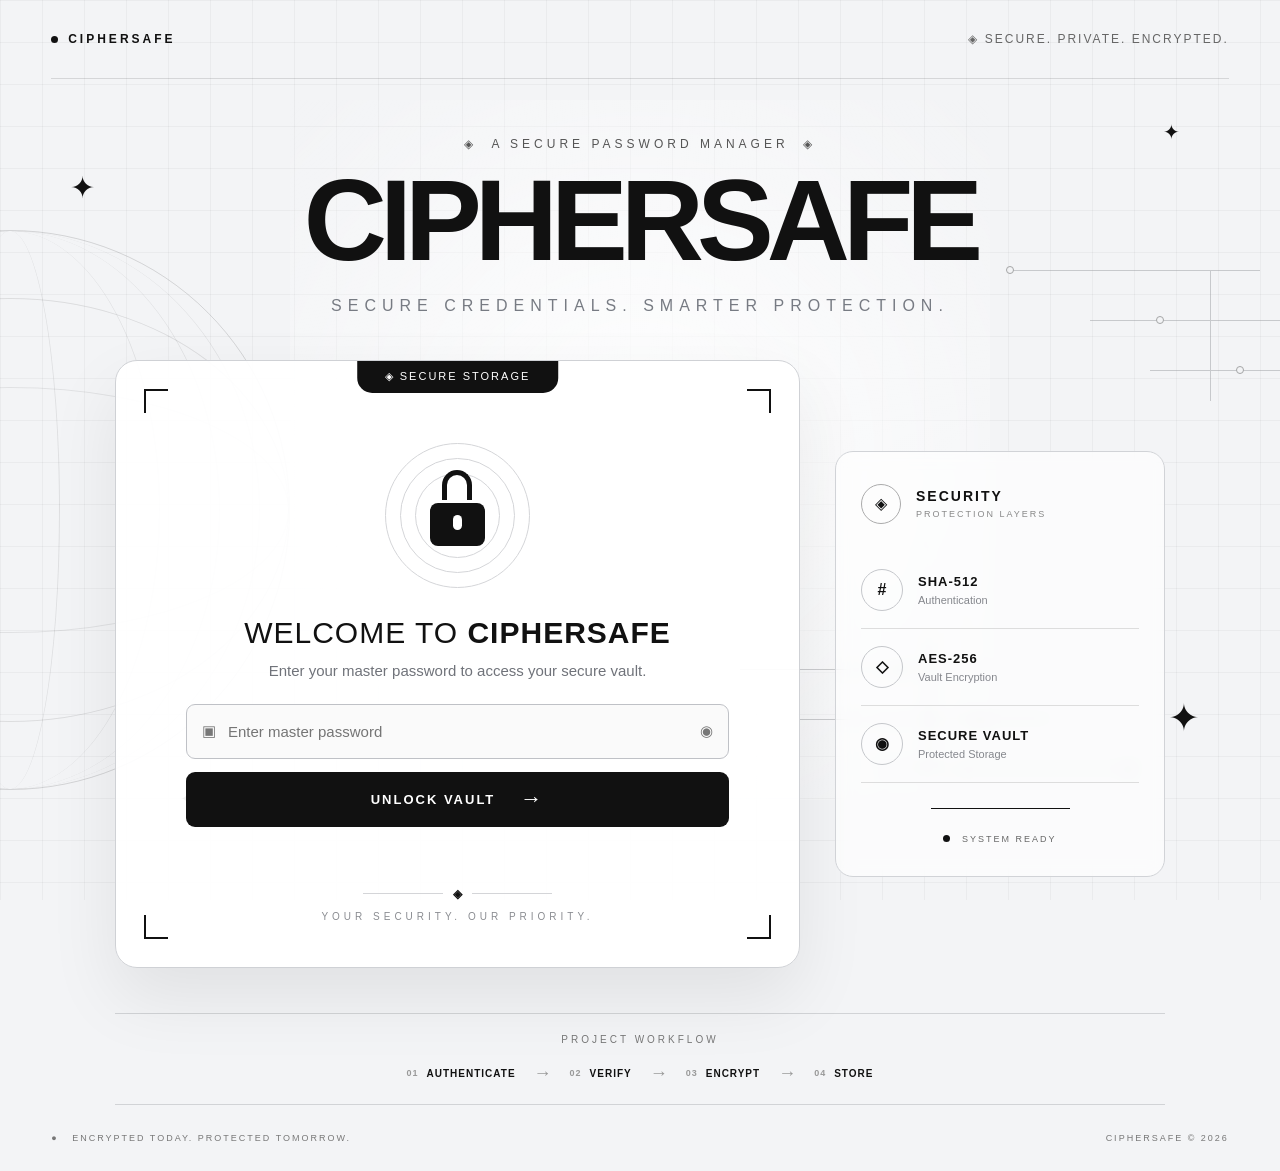
<file: CipherSafe/index.html>
<!DOCTYPE html>
<html lang="en">

<head>

    <meta charset="UTF-8">

    <meta
        name="viewport"
        content="width=device-width, initial-scale=1.0"
    >

    <title>CipherSafe | Secure Password Manager</title>

    <link
        rel="stylesheet"
        href="style.css"
    >

</head>


<body>


    <!-- =========================================
         BACKGROUND DECORATIONS
         ========================================= -->

    <div class="grid-background"></div>


    <div class="globe">

        <div class="globe-line line-1"></div>
        <div class="globe-line line-2"></div>
        <div class="globe-line line-3"></div>
        <div class="globe-line line-4"></div>

    </div>


    <div class="circuit circuit-one">

        <span></span>
        <span></span>
        <span></span>

    </div>


    <div class="circuit circuit-two">

        <span></span>
        <span></span>
        <span></span>

    </div>


    <div class="spark spark-one">✦</div>
    <div class="spark spark-two">✦</div>
    <div class="spark spark-three">✦</div>
    <div class="spark spark-four">✦</div>



    <!-- =========================================
         MAIN WEBSITE
         ========================================= -->

    <div class="website">


        <!-- =====================================
             TOP BAR
             ===================================== -->

        <header class="top-bar">

            <div class="brand-small">

                <span class="brand-dot"></span>

                CIPHERSAFE

            </div>


            <div class="top-security">

                <span>◈</span>

                SECURE. PRIVATE. ENCRYPTED.

            </div>

        </header>



        <!-- =====================================
             HERO
             ===================================== -->

        <section class="hero">

            <div class="eyebrow">

                <span>◈</span>

                A SECURE PASSWORD MANAGER

                <span>◈</span>

            </div>


            <h1>CIPHERSAFE</h1>


            <p class="tagline">

                SECURE CREDENTIALS. SMARTER PROTECTION.

            </p>

        </section>



        <!-- =====================================
             LOGIN + SECURITY
             ===================================== -->

        <main class="main-content">


            <!-- LOGIN PANEL -->

            <section class="vault-panel">


                <div class="panel-label">

                    <span>◈</span>

                    SECURE STORAGE

                </div>



                <!-- Decorative corners -->

                <div class="corner top-left"></div>

                <div class="corner top-right"></div>

                <div class="corner bottom-left"></div>

                <div class="corner bottom-right"></div>



                <!-- Lock -->

                <div class="lock-container">

                    <div class="lock-ring ring-one"></div>

                    <div class="lock-ring ring-two"></div>

                    <div class="lock-ring ring-three"></div>


                    <div class="lock">

                        <div class="lock-shackle"></div>

                        <div class="lock-body">

                            <div class="keyhole"></div>

                        </div>

                    </div>

                </div>



                <h2>

                    WELCOME TO

                    <strong>CIPHERSAFE</strong>

                </h2>



                <p class="login-description">

                    Enter your master password to access your secure vault.

                </p>



                <!-- Password -->

                <div class="input-container">

                    <span class="input-icon">▣</span>


                    <input
                        type="password"
                        id="masterPassword"
                        placeholder="Enter master password"
                    >


                    <button
                        class="show-password"
                        id="showPassword"
                        type="button"
                    >

                        ◉

                    </button>

                </div>



                <!-- Unlock -->

                <button
                    id="loginBtn"
                    class="unlock-button"
                >

                    <span>UNLOCK VAULT</span>

                    <span class="arrow">→</span>

                </button>



                <!-- Message -->

                <p id="message"></p>



                <!-- Bottom -->

                <div class="panel-footer">

                    <span></span>

                    <b>◈</b>

                    <span></span>

                </div>


                <div class="security-caption">

                    YOUR SECURITY. OUR PRIORITY.

                </div>


            </section>



            <!-- SECURITY PANEL -->

            <aside class="security-panel">


                <div class="security-title">

                    <span class="security-icon">
                        ◈
                    </span>


                    <div>

                        <h3>SECURITY</h3>

                        <p>
                            PROTECTION LAYERS
                        </p>

                    </div>

                </div>



                <!-- SHA -->

                <div class="security-item">

                    <div class="security-circle">
                        #
                    </div>


                    <div>

                        <h4>SHA-512</h4>

                        <p>
                            Authentication
                        </p>

                    </div>

                </div>



                <!-- AES -->

                <div class="security-item">

                    <div class="security-circle">
                        ◇
                    </div>


                    <div>

                        <h4>AES-256</h4>

                        <p>
                            Vault Encryption
                        </p>

                    </div>

                </div>



                <!-- Storage -->

                <div class="security-item">

                    <div class="security-circle">
                        ◉
                    </div>


                    <div>

                        <h4>SECURE VAULT</h4>

                        <p>
                            Protected Storage
                        </p>

                    </div>

                </div>



                <div class="security-line"></div>



                <div class="security-status">

                    <span class="status-dot"></span>

                    SYSTEM READY

                </div>


            </aside>


        </main>



        <!-- =====================================
             WORKFLOW
             ===================================== -->

        <section class="workflow">

            <div class="workflow-title">

                <span>
                    PROJECT WORKFLOW
                </span>

            </div>


            <div class="workflow-items">


                <div class="workflow-item">

                    <span>01</span>

                    AUTHENTICATE

                </div>


                <div class="workflow-arrow">
                    →
                </div>


                <div class="workflow-item">

                    <span>02</span>

                    VERIFY

                </div>


                <div class="workflow-arrow">
                    →
                </div>


                <div class="workflow-item">

                    <span>03</span>

                    ENCRYPT

                </div>


                <div class="workflow-arrow">
                    →
                </div>


                <div class="workflow-item">

                    <span>04</span>

                    STORE

                </div>


            </div>

        </section>



        <!-- =====================================
             FOOTER
             ===================================== -->

        <footer>

            <div>

                ● &nbsp;

                ENCRYPTED TODAY. PROTECTED TOMORROW.

            </div>


            <div>

                CIPHERSAFE © 2026

            </div>

        </footer>



        <!-- =====================================
             SECURE VAULT DASHBOARD
             ===================================== -->

        <section
            id="vaultDashboard"
            class="vault-dashboard"
        >


            <!-- Vault Header -->

            <div class="vault-header">


                <div>

                    <p class="vault-eyebrow">

                        CIPHERSAFE / SECURE STORAGE

                    </p>


                    <h2>
                        YOUR SECURE VAULT
                    </h2>


                    <p>

                        Protected credentials stored inside your vault.

                    </p>

                </div>



                <button
                    id="lockVault"
                    class="lock-button"
                >

                    🔒 LOCK VAULT

                </button>


            </div>



            <!-- Search + Add -->

            <div class="vault-actions">


                <div class="search-box">

                    🔍


                    <input
                        type="text"
                        id="searchInput"
                        placeholder="Search credentials..."
                    >

                </div>



                <button
                    id="addCredentialBtn"
                    class="add-button"
                >

                    + ADD CREDENTIAL

                </button>


            </div>



            <!-- Credential Cards -->

            <div
                id="credentialList"
                class="credential-list"
            ></div>



            <!-- Add Credential Form -->

            <div
                id="credentialForm"
                class="credential-form"
            >


                <div class="form-header">


                    <h3>
                        ADD CREDENTIAL
                    </h3>


                    <button
                        id="closeForm"
                        type="button"
                    >

                        ×

                    </button>


                </div>



                <input
                    type="text"
                    id="websiteInput"
                    placeholder="Website / App"
                >


                <input
                    type="text"
                    id="usernameInput"
                    placeholder="Username / Email"
                >


                <input
                    type="password"
                    id="credentialPasswordInput"
                    placeholder="Password"
                >


                <button
                    id="saveCredential"
                    class="save-button"
                    type="button"
                >

                    SAVE CREDENTIAL →

                </button>


            </div>



            <!-- Security Information -->

            <div class="vault-security">


                <div>

                    <strong>
                        SHA-512
                    </strong>

                    <span>
                        AUTHENTICATION
                    </span>

                </div>



                <div>

                    <strong>
                        AES-256
                    </strong>

                    <span>
                        ENCRYPTION
                    </span>

                </div>



                <div>

                    <strong>
                        SECURE VAULT
                    </strong>

                    <span>
                        PROTECTED STORAGE
                    </span>

                </div>


            </div>


        </section>


    </div>



    <!-- JAVASCRIPT -->

    <script src="script.js"></script>


</body>

</html>
</file>
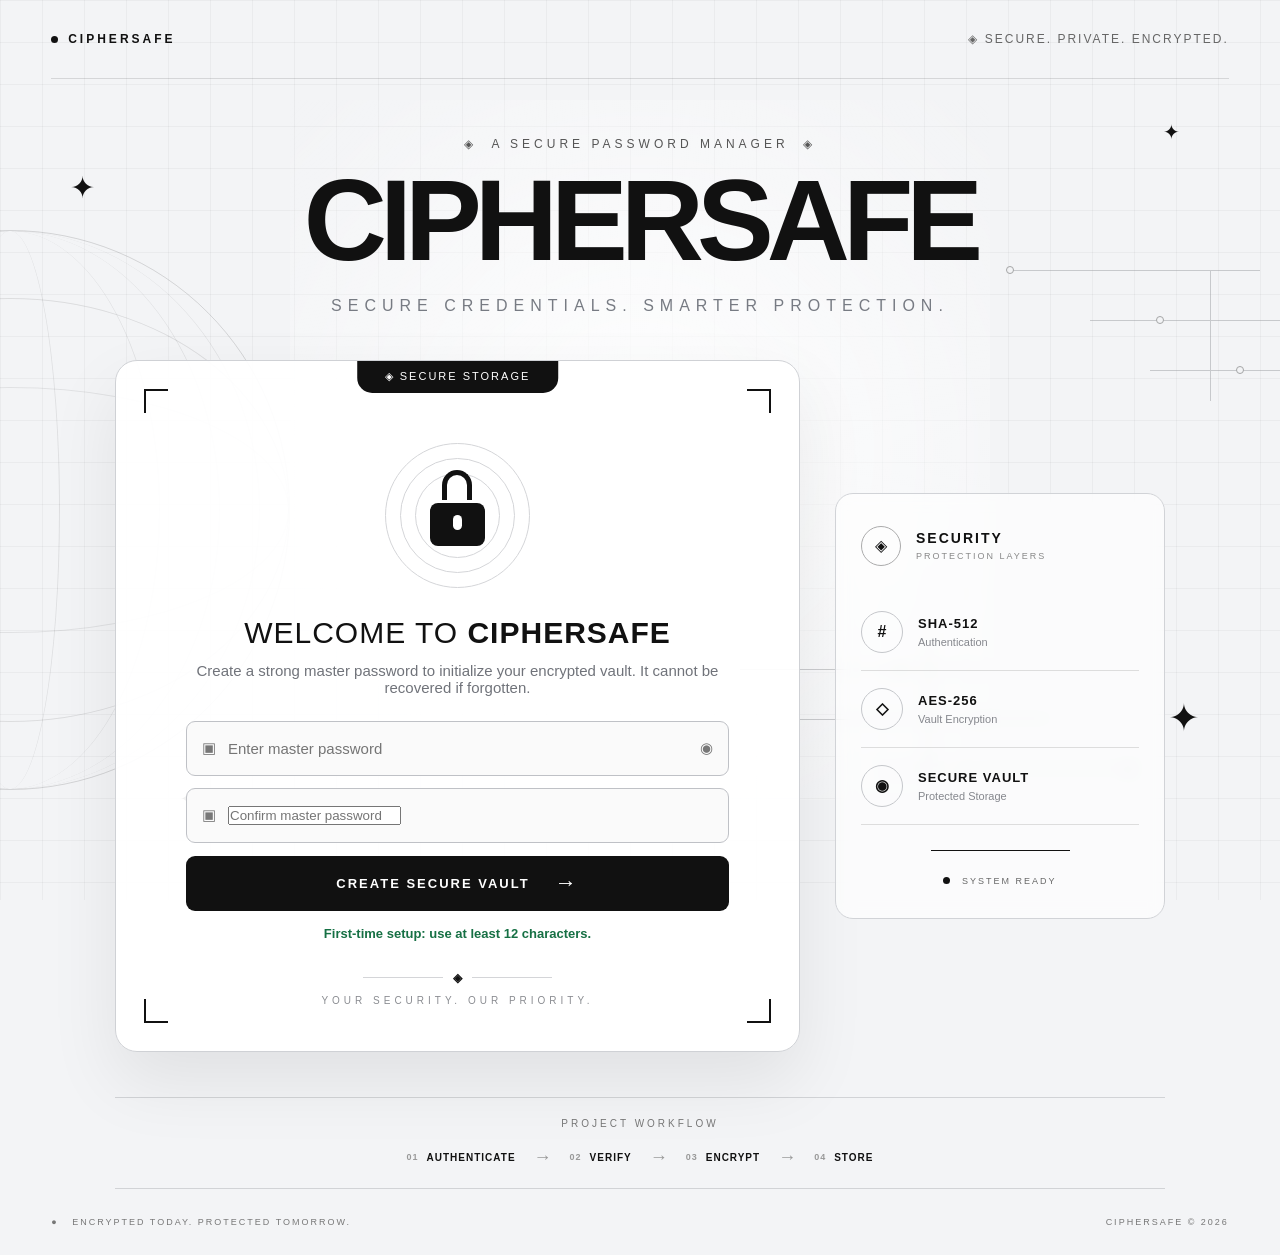
<file: CipherSafe_Improved/index.html>
<!DOCTYPE html>
<html lang="en">

<head>

    <meta charset="UTF-8">

    <meta
        name="viewport"
        content="width=device-width, initial-scale=1.0"
    >

    <title>CipherSafe | Secure Password Manager</title>

    <link
        rel="stylesheet"
        href="style.css"
    >

</head>


<body>


    <!-- =========================================
         BACKGROUND DECORATIONS
         ========================================= -->

    <div class="grid-background"></div>


    <div class="globe">

        <div class="globe-line line-1"></div>
        <div class="globe-line line-2"></div>
        <div class="globe-line line-3"></div>
        <div class="globe-line line-4"></div>

    </div>


    <div class="circuit circuit-one">

        <span></span>
        <span></span>
        <span></span>

    </div>


    <div class="circuit circuit-two">

        <span></span>
        <span></span>
        <span></span>

    </div>


    <div class="spark spark-one">✦</div>
    <div class="spark spark-two">✦</div>
    <div class="spark spark-three">✦</div>
    <div class="spark spark-four">✦</div>



    <!-- =========================================
         MAIN WEBSITE
         ========================================= -->

    <div class="website">


        <!-- =====================================
             TOP BAR
             ===================================== -->

        <header class="top-bar">

            <div class="brand-small">

                <span class="brand-dot"></span>

                CIPHERSAFE

            </div>


            <div class="top-security">

                <span>◈</span>

                SECURE. PRIVATE. ENCRYPTED.

            </div>

        </header>



        <!-- =====================================
             HERO
             ===================================== -->

        <section class="hero">

            <div class="eyebrow">

                <span>◈</span>

                A SECURE PASSWORD MANAGER

                <span>◈</span>

            </div>


            <h1>CIPHERSAFE</h1>


            <p class="tagline">

                SECURE CREDENTIALS. SMARTER PROTECTION.

            </p>

        </section>



        <!-- =====================================
             LOGIN + SECURITY
             ===================================== -->

        <main class="main-content">


            <!-- LOGIN PANEL -->

            <section class="vault-panel">


                <div class="panel-label">

                    <span>◈</span>

                    SECURE STORAGE

                </div>



                <!-- Decorative corners -->

                <div class="corner top-left"></div>

                <div class="corner top-right"></div>

                <div class="corner bottom-left"></div>

                <div class="corner bottom-right"></div>



                <!-- Lock -->

                <div class="lock-container">

                    <div class="lock-ring ring-one"></div>

                    <div class="lock-ring ring-two"></div>

                    <div class="lock-ring ring-three"></div>


                    <div class="lock">

                        <div class="lock-shackle"></div>

                        <div class="lock-body">

                            <div class="keyhole"></div>

                        </div>

                    </div>

                </div>



                <h2>

                    WELCOME TO

                    <strong>CIPHERSAFE</strong>

                </h2>



                <p class="login-description" id="loginDescription">
                    Create a strong master password to initialize your encrypted vault.
                </p>



                <!-- Password -->

                <div class="input-container">

                    <span class="input-icon">▣</span>


                    <input
                        type="password"
                        id="masterPassword"
                        placeholder="Enter master password"
                        autocomplete="current-password"
                    >


                    <button
                        class="show-password"
                        id="showPassword"
                        type="button"
                    >

                        ◉

                    </button>

                </div>

                <div class="input-container" id="confirmPasswordContainer" style="display:none; margin-top:12px;">
                    <span class="input-icon">▣</span>
                    <input type="password" id="confirmPassword" placeholder="Confirm master password" autocomplete="new-password">
                </div>

                <!-- Unlock -->

                <button
                    id="loginBtn"
                    class="unlock-button"
                >

                    <span>UNLOCK VAULT</span>

                    <span class="arrow">→</span>

                </button>



                <!-- Message -->

                <p id="message"></p>



                <!-- Bottom -->

                <div class="panel-footer">

                    <span></span>

                    <b>◈</b>

                    <span></span>

                </div>


                <div class="security-caption">

                    YOUR SECURITY. OUR PRIORITY.

                </div>


            </section>



            <!-- SECURITY PANEL -->

            <aside class="security-panel">


                <div class="security-title">

                    <span class="security-icon">
                        ◈
                    </span>


                    <div>

                        <h3>SECURITY</h3>

                        <p>
                            PROTECTION LAYERS
                        </p>

                    </div>

                </div>



                <!-- SHA -->

                <div class="security-item">

                    <div class="security-circle">
                        #
                    </div>


                    <div>

                        <h4>SHA-512</h4>

                        <p>
                            Authentication
                        </p>

                    </div>

                </div>



                <!-- AES -->

                <div class="security-item">

                    <div class="security-circle">
                        ◇
                    </div>


                    <div>

                        <h4>AES-256</h4>

                        <p>
                            Vault Encryption
                        </p>

                    </div>

                </div>



                <!-- Storage -->

                <div class="security-item">

                    <div class="security-circle">
                        ◉
                    </div>


                    <div>

                        <h4>SECURE VAULT</h4>

                        <p>
                            Protected Storage
                        </p>

                    </div>

                </div>



                <div class="security-line"></div>



                <div class="security-status">

                    <span class="status-dot"></span>

                    SYSTEM READY

                </div>


            </aside>


        </main>



        <!-- =====================================
             WORKFLOW
             ===================================== -->

        <section class="workflow">

            <div class="workflow-title">

                <span>
                    PROJECT WORKFLOW
                </span>

            </div>


            <div class="workflow-items">


                <div class="workflow-item">

                    <span>01</span>

                    AUTHENTICATE

                </div>


                <div class="workflow-arrow">
                    →
                </div>


                <div class="workflow-item">

                    <span>02</span>

                    VERIFY

                </div>


                <div class="workflow-arrow">
                    →
                </div>


                <div class="workflow-item">

                    <span>03</span>

                    ENCRYPT

                </div>


                <div class="workflow-arrow">
                    →
                </div>


                <div class="workflow-item">

                    <span>04</span>

                    STORE

                </div>


            </div>

        </section>



        <!-- =====================================
             FOOTER
             ===================================== -->

        <footer>

            <div>

                ● &nbsp;

                ENCRYPTED TODAY. PROTECTED TOMORROW.

            </div>


            <div>

                CIPHERSAFE © 2026

            </div>

        </footer>



        <!-- =====================================
             SECURE VAULT DASHBOARD
             ===================================== -->

        <section
            id="vaultDashboard"
            class="vault-dashboard"
        >


            <!-- Vault Header -->

            <div class="vault-header">


                <div>

                    <p class="vault-eyebrow">

                        CIPHERSAFE / SECURE STORAGE

                    </p>


                    <h2>
                        YOUR SECURE VAULT
                    </h2>


                    <p>

                        Protected credentials stored inside your vault.

                    </p>

                </div>



                <button
                    id="lockVault"
                    class="lock-button"
                >

                    🔒 LOCK VAULT

                </button>


            </div>



            <!-- Search + Add -->

            <div class="vault-actions">


                <div class="search-box">

                    🔍


                    <input
                        type="text"
                        id="searchInput"
                        placeholder="Search credentials..."
                    >

                </div>



                <button
                    id="addCredentialBtn"
                    class="add-button"
                >

                    + ADD CREDENTIAL

                </button>


            </div>



            <!-- Credential Cards -->

            <div
                id="credentialList"
                class="credential-list"
            ></div>



            <!-- Add Credential Form -->

            <div
                id="credentialForm"
                class="credential-form"
            >


                <div class="form-header">


                    <h3>
                        ADD CREDENTIAL
                    </h3>


                    <button
                        id="closeForm"
                        type="button"
                    >

                        ×

                    </button>


                </div>



                <input
                    type="text"
                    id="websiteInput"
                    placeholder="Website / App"
                >


                <input
                    type="text"
                    id="usernameInput"
                    placeholder="Username / Email"
                >


                <input
                    type="password"
                    id="credentialPasswordInput"
                    placeholder="Password"
                >


                <button
                    id="saveCredential"
                    class="save-button"
                    type="button"
                >

                    SAVE CREDENTIAL →

                </button>


            </div>



            <!-- Security Information -->

            <div class="vault-security">


                <div>

                    <strong>
                        SHA-512
                    </strong>

                    <span>
                        AUTHENTICATION
                    </span>

                </div>



                <div>

                    <strong>
                        AES-256
                    </strong>

                    <span>
                        ENCRYPTION
                    </span>

                </div>



                <div>

                    <strong>
                        SECURE VAULT
                    </strong>

                    <span>
                        PROTECTED STORAGE
                    </span>

                </div>


            </div>


        </section>


    </div>



    <!-- JAVASCRIPT -->

    <script src="script.js"></script>


</body>

</html>
</file>
<file: CipherSafe/style.css>
/* =========================================
   CIPHERSAFE
   FUTURISTIC MONOCHROME DESIGN
   ========================================= */


/* RESET */

* {
    box-sizing: border-box;
    margin: 0;
    padding: 0;
}


body {
    min-height: 100vh;

    font-family:
        Arial,
        Helvetica,
        sans-serif;

    color: #111;

    background: #f3f4f6;

    overflow-x: hidden;
}


/* =========================================
   BACKGROUND
   ========================================= */

.grid-background {

    position: fixed;

    inset: 0;

    z-index: -5;

    background-image:

        linear-gradient(
            rgba(0, 0, 0, 0.035) 1px,
            transparent 1px
        ),

        linear-gradient(
            90deg,
            rgba(0, 0, 0, 0.035) 1px,
            transparent 1px
        );

    background-size: 42px 42px;
}


/* soft central glow */

body::before {

    content: "";

    position: fixed;

    width: 700px;
    height: 700px;

    top: 100px;
    left: 50%;

    transform: translateX(-50%);

    background:
        radial-gradient(
            circle,
            rgba(255,255,255,0.95),
            rgba(255,255,255,0)
        );

    z-index: -4;

    pointer-events: none;
}


/* =========================================
   WIRE FRAME GLOBE
   ========================================= */

.globe {

    position: fixed;

    width: 560px;
    height: 560px;

    left: -270px;
    top: 230px;

    border: 1px solid rgba(0,0,0,0.18);

    border-radius: 50%;

    z-index: -3;

    opacity: 0.75;
}


/* horizontal globe lines */

.globe::before,
.globe::after {

    content: "";

    position: absolute;

    inset: 12% 0;

    border: 1px solid rgba(0,0,0,0.13);

    border-radius: 50%;
}


.globe::after {

    inset: 28% 0;

    border-color: rgba(0,0,0,0.10);
}


/* vertical globe lines */

.globe-line {

    position: absolute;

    top: 0;
    bottom: 0;

    left: 50%;

    width: 220px;

    transform: translateX(-50%);

    border-left: 1px solid rgba(0,0,0,0.11);

    border-right: 1px solid rgba(0,0,0,0.11);

    border-radius: 50%;
}


.line-1 {
    width: 100px;
}

.line-2 {
    width: 300px;
}

.line-3 {
    width: 420px;
}

.line-4 {
    width: 500px;
}


/* =========================================
   CIRCUIT LINES
   ========================================= */

.circuit {

    position: fixed;

    z-index: -2;

    opacity: 0.5;
}


.circuit-one {

    right: -30px;
    top: 220px;

    width: 350px;
    height: 220px;
}


.circuit-two {

    right: 100px;
    bottom: 80px;

    width: 280px;
    height: 150px;

    transform: rotate(180deg);
}


.circuit::before {

    content: "";

    position: absolute;

    width: 250px;
    height: 1px;

    background: #9b9da2;

    top: 50px;
    left: 50px;

    box-shadow:
        80px 50px 0 #9b9da2,
        140px 100px 0 #9b9da2;
}


.circuit::after {

    content: "";

    position: absolute;

    width: 130px;
    height: 130px;

    border-top: 1px solid #9b9da2;
    border-right: 1px solid #9b9da2;

    top: 50px;
    left: 120px;
}


.circuit span {

    position: absolute;

    width: 8px;
    height: 8px;

    border: 1px solid #555;

    background: #f3f4f6;

    border-radius: 50%;
}


.circuit span:nth-child(1) {
    top: 46px;
    left: 46px;
}


.circuit span:nth-child(2) {
    top: 96px;
    left: 196px;
}


.circuit span:nth-child(3) {
    top: 146px;
    left: 276px;
}


/* =========================================
   SPARKS
   ========================================= */

.spark {

    position: fixed;

    color: #111;

    z-index: -1;

    font-size: 30px;

    animation: floatSpark 4s ease-in-out infinite;
}


.spark-one {
    top: 170px;
    left: 70px;
}


.spark-two {
    top: 120px;
    right: 100px;
    font-size: 20px;
}


.spark-three {
    bottom: 160px;
    right: 80px;
    font-size: 38px;
}


.spark-four {
    bottom: 90px;
    left: 180px;
    font-size: 18px;
}


@keyframes floatSpark {

    0%,
    100% {
        transform: translateY(0) rotate(0deg);
    }

    50% {
        transform: translateY(-8px) rotate(10deg);
    }
}


/* =========================================
   WEBSITE WRAPPER
   ========================================= */

.website {

    width: 92%;

    max-width: 1400px;

    margin: auto;
}


/* =========================================
   TOP BAR
   ========================================= */

.top-bar {

    display: flex;

    justify-content: space-between;

    align-items: center;

    padding: 32px 0;

    border-bottom: 1px solid rgba(0,0,0,0.12);

    font-size: 12px;

    letter-spacing: 2px;
}


.brand-small {

    display: flex;

    align-items: center;

    gap: 10px;

    font-weight: bold;

    letter-spacing: 3px;
}


.brand-dot {

    width: 7px;
    height: 7px;

    background: #111;

    border-radius: 50%;
}


.top-security {

    color: #666;

    letter-spacing: 2px;
}


/* =========================================
   HERO
   ========================================= */

.hero {

    text-align: center;

    padding: 55px 20px 45px;
}


.eyebrow {

    display: inline-flex;

    align-items: center;

    gap: 14px;

    margin-bottom: 18px;

    color: #555;

    font-size: 12px;

    letter-spacing: 4px;
}


.hero h1 {

    font-size: clamp(55px, 9vw, 120px);

    line-height: 0.9;

    font-weight: 900;

    letter-spacing: -7px;
}


.tagline {

    margin-top: 24px;

    color: #777b83;

    font-size: 16px;

    letter-spacing: 6px;
}


/* =========================================
   MAIN CONTENT
   ========================================= */

.main-content {

    display: grid;

    grid-template-columns:
        minmax(500px, 1fr)
        330px;

    gap: 35px;

    align-items: center;

    max-width: 1050px;

    margin: auto;
}


/* =========================================
   VAULT PANEL
   ========================================= */

.vault-panel {

    position: relative;

    background:
        rgba(255,255,255,0.94);

    border: 1px solid #cfd1d5;

    border-radius: 22px;

    padding: 55px 70px 45px;

    text-align: center;

    box-shadow:
        0 30px 70px rgba(0,0,0,0.08);

    overflow: hidden;
}


/* security label */

.panel-label {

    position: absolute;

    top: 0;
    left: 50%;

    transform: translate(-50%, -1px);

    background: #111;

    color: white;

    padding: 10px 28px;

    border-radius: 0 0 15px 15px;

    font-size: 11px;

    letter-spacing: 2px;
}


/* corners */

.corner {

    position: absolute;

    width: 24px;
    height: 24px;

    border-color: #111;

    border-style: solid;
}


.top-left {

    top: 28px;
    left: 28px;

    border-width: 2px 0 0 2px;
}


.top-right {

    top: 28px;
    right: 28px;

    border-width: 2px 2px 0 0;
}


.bottom-left {

    bottom: 28px;
    left: 28px;

    border-width: 0 0 2px 2px;
}


.bottom-right {

    bottom: 28px;
    right: 28px;

    border-width: 0 2px 2px 0;
}


/* =========================================
   LOCK
   ========================================= */

.lock-container {

    width: 150px;
    height: 150px;

    margin: 25px auto 25px;

    position: relative;

    display: flex;

    align-items: center;

    justify-content: center;
}


.lock-ring {

    position: absolute;

    border: 1px solid #d4d5d8;

    border-radius: 50%;
}


.ring-one {

    width: 145px;
    height: 145px;
}


.ring-two {

    width: 115px;
    height: 115px;
}


.ring-three {

    width: 85px;
    height: 85px;
}


.lock {

    position: relative;

    width: 55px;
    height: 60px;
}


.lock-shackle {

    position: absolute;

    width: 30px;
    height: 30px;

    left: 12px;
    top: -16px;

    border: 5px solid #111;

    border-bottom: 0;

    border-radius: 18px 18px 0 0;
}


.lock-body {

    position: absolute;

    bottom: 0;

    width: 55px;
    height: 43px;

    background: #111;

    border-radius: 8px;
}


.keyhole {

    position: absolute;

    width: 9px;
    height: 15px;

    background: white;

    border-radius: 5px;

    left: 23px;
    top: 12px;
}


/* =========================================
   LOGIN TEXT
   ========================================= */

.vault-panel h2 {

    font-size: 30px;

    font-weight: 400;

    letter-spacing: 1px;
}


.vault-panel h2 strong {

    font-weight: 900;
}


.login-description {

    margin: 12px 0 25px;

    color: #70737a;

    font-size: 15px;
}


/* =========================================
   PASSWORD INPUT
   ========================================= */

.input-container {

    display: flex;

    align-items: center;

    gap: 12px;

    width: 100%;

    height: 55px;

    border: 1px solid #bfc1c6;

    border-radius: 9px;

    background: #fafafa;

    padding: 0 15px;

    transition: 0.2s;
}


.input-container:focus-within {

    border-color: #111;

    background: white;

    box-shadow:
        0 0 0 3px rgba(0,0,0,0.05);
}


.input-icon {

    color: #777;

    font-size: 15px;
}


#masterPassword {

    flex: 1;

    border: none;

    outline: none;

    background: transparent;

    font-size: 15px;
}


.show-password {

    border: none;

    background: transparent;

    color: #777;

    cursor: pointer;

    font-size: 15px;
}


/* =========================================
   UNLOCK BUTTON
   ========================================= */

.unlock-button {

    width: 100%;

    height: 55px;

    margin-top: 13px;

    border: none;

    border-radius: 9px;

    background: #111;

    color: white;

    cursor: pointer;

    display: flex;

    justify-content: center;

    align-items: center;

    gap: 25px;

    font-size: 13px;

    font-weight: bold;

    letter-spacing: 2px;

    transition: 0.25s;
}


.unlock-button .arrow {

    font-size: 22px;

    transition: 0.25s;
}


.unlock-button:hover {

    background: #292929;

    transform: translateY(-2px);

    box-shadow:
        0 12px 25px rgba(0,0,0,0.16);
}


.unlock-button:hover .arrow {

    transform: translateX(6px);
}


/* =========================================
   MESSAGE
   ========================================= */

#message {

    min-height: 20px;

    margin-top: 15px;

    font-size: 13px;

    font-weight: bold;
}


/* =========================================
   PANEL FOOTER
   ========================================= */

.panel-footer {

    display: flex;

    align-items: center;

    justify-content: center;

    gap: 10px;

    margin-top: 25px;
}


.panel-footer span {

    width: 80px;

    height: 1px;

    background: #d4d5d8;
}


.panel-footer b {

    font-size: 12px;
}


.security-caption {

    margin-top: 10px;

    color: #8a8c91;

    font-size: 10px;

    letter-spacing: 4px;
}


/* =========================================
   SECURITY PANEL
   ========================================= */

.security-panel {

    position: relative;

    padding: 32px 25px;

    background: rgba(255,255,255,0.65);

    border: 1px solid #d1d3d7;

    border-radius: 18px;

    backdrop-filter: blur(8px);
}


.security-title {

    display: flex;

    align-items: center;

    gap: 15px;

    margin-bottom: 28px;
}


.security-icon {

    width: 40px;
    height: 40px;

    display: flex;

    align-items: center;

    justify-content: center;

    border: 1px solid #aaa;

    border-radius: 50%;
}


.security-title h3 {

    font-size: 14px;

    letter-spacing: 2px;
}


.security-title p {

    margin-top: 5px;

    color: #888;

    font-size: 9px;

    letter-spacing: 2px;
}


/* security items */

.security-item {

    display: flex;

    align-items: center;

    gap: 15px;

    padding: 17px 0;

    border-bottom: 1px solid #ddd;
}


.security-circle {

    width: 42px;
    height: 42px;

    flex-shrink: 0;

    display: flex;

    align-items: center;

    justify-content: center;

    border: 1px solid #c4c6ca;

    border-radius: 50%;

    font-weight: bold;
}


.security-item h4 {

    font-size: 13px;

    letter-spacing: 1px;
}


.security-item p {

    margin-top: 5px;

    color: #85878d;

    font-size: 11px;
}


.security-line {

    height: 1px;

    width: 50%;

    margin: 25px auto;

    background: #111;
}


.security-status {

    text-align: center;

    font-size: 9px;

    letter-spacing: 2px;

    color: #666;
}


.status-dot {

    display: inline-block;

    width: 7px;
    height: 7px;

    margin-right: 7px;

    background: #111;

    border-radius: 50%;
}


/* =========================================
   WORKFLOW
   ========================================= */

.workflow {

    max-width: 1050px;

    margin: 45px auto 0;

    padding: 20px 0;

    border-top: 1px solid #d1d3d6;

    border-bottom: 1px solid #d1d3d6;
}


.workflow-title {

    text-align: center;

    margin-bottom: 18px;

    font-size: 10px;

    letter-spacing: 3px;

    color: #777;
}


.workflow-items {

    display: flex;

    align-items: center;

    justify-content: center;

    gap: 18px;
}


.workflow-item {

    display: flex;

    align-items: center;

    gap: 8px;

    font-size: 10px;

    letter-spacing: 1px;

    font-weight: bold;
}


.workflow-item span {

    color: #999;

    font-size: 9px;
}


.workflow-arrow {

    color: #999;

    font-size: 18px;
}


/* =========================================
   FOOTER
   ========================================= */

footer {

    display: flex;

    justify-content: space-between;

    padding: 28px 0;

    color: #777;

    font-size: 9px;

    letter-spacing: 2px;
}


/* =========================================
   RESPONSIVE
   ========================================= */

@media (max-width: 900px) {

    .main-content {

        grid-template-columns: 1fr;
    }

    .security-panel {

        max-width: 550px;

        margin: auto;
    }

    .main-content {

        max-width: 650px;
    }
}


@media (max-width: 600px) {

    .website {

        width: 90%;
    }

    .top-security {

        display: none;
    }

    .hero {

        padding-top: 40px;
    }

    .hero h1 {

        letter-spacing: -4px;
    }

    .tagline {

        font-size: 11px;

        letter-spacing: 3px;
    }

    .vault-panel {

        padding: 55px 25px 35px;
    }

    .workflow-items {

        flex-wrap: wrap;
    }

    footer {

        flex-direction: column;

        gap: 12px;

        text-align: center;
    }

    .globe {

        opacity: 0.3;
    }

    .circuit {

        opacity: 0.2;
    }
}
/* =========================================
   CIPHERSAFE SECURE VAULT
   ========================================= */

.vault-dashboard {
    display: none;
    width: 92%;
    max-width: 1100px;
    margin: 70px auto 100px;
}


/* VAULT HEADER */

.vault-header {
    display: flex;
    justify-content: space-between;
    align-items: flex-end;
    gap: 30px;

    padding-bottom: 25px;
    border-bottom: 1px solid #d1d3d6;
}

.vault-eyebrow {
    color: #777;
    font-size: 10px;
    letter-spacing: 3px;
    margin-bottom: 8px;
}

.vault-header h2 {
    font-size: 42px;
    letter-spacing: -2px;
    font-weight: 900;
}

.vault-header p:last-child {
    margin-top: 8px;
    color: #777;
    font-size: 14px;
}


/* LOCK VAULT */

.lock-button {
    background: #111;
    color: white;

    border: none;
    border-radius: 8px;

    padding: 14px 20px;

    font-size: 10px;
    font-weight: bold;
    letter-spacing: 2px;

    cursor: pointer;

    transition: 0.2s;
}

.lock-button:hover {
    background: #333;
    transform: translateY(-2px);
}


/* SEARCH AREA */

.vault-actions {
    display: flex;
    gap: 15px;

    margin: 30px 0;
}

.search-box {
    flex: 1;

    display: flex;
    align-items: center;
    gap: 10px;

    height: 52px;

    padding: 0 16px;

    background: rgba(255,255,255,0.9);

    border: 1px solid #cfd1d5;

    border-radius: 9px;
}

.search-box input {
    flex: 1;

    border: none;
    outline: none;

    background: transparent;

    font-size: 14px;
}


.add-button {
    padding: 0 24px;

    border: none;
    border-radius: 9px;

    background: #111;
    color: white;

    font-size: 10px;
    font-weight: bold;

    letter-spacing: 2px;

    cursor: pointer;

    transition: 0.2s;
}

.add-button:hover {
    background: #333;
    transform: translateY(-2px);
}


/* EMPTY VAULT */

.credential-list:empty::before {
    content: "YOUR VAULT IS EMPTY";
    display: block;

    text-align: center;

    padding: 70px 20px;

    color: #777;

    font-size: 12px;

    letter-spacing: 3px;
}


/* CREDENTIAL GRID */

.credential-list {
    display: grid;

    grid-template-columns: repeat(2, 1fr);

    gap: 18px;
}


/* CREDENTIAL CARD */

.credential-card {
    background: rgba(255,255,255,0.92);

    border: 1px solid #d1d3d7;

    border-radius: 15px;

    padding: 25px;

    box-shadow:
        0 15px 35px rgba(0,0,0,0.05);

    transition: 0.25s;
}

.credential-card:hover {
    transform: translateY(-4px);

    box-shadow:
        0 20px 45px rgba(0,0,0,0.09);
}


.credential-top {
    display: flex;
    justify-content: space-between;
    align-items: center;
}


.website-name {
    font-size: 18px;
    font-weight: bold;
}


.credential-number {
    color: #999;

    font-size: 9px;

    letter-spacing: 2px;
}


.credential-info {
    margin-top: 20px;

    color: #666;

    font-size: 13px;

    line-height: 2;
}


.password-row {
    display: flex;
    justify-content: space-between;
    align-items: center;
}


.password-value {
    letter-spacing: 3px;
    color: #111;
}


.card-actions {
    display: flex;
    gap: 8px;

    margin-top: 20px;
}


.card-actions button {
    flex: 1;

    padding: 9px;

    border: 1px solid #ccc;

    border-radius: 6px;

    background: white;

    font-size: 9px;

    font-weight: bold;

    letter-spacing: 1px;

    cursor: pointer;
}


.card-actions button:hover {
    background: #111;
    color: white;
}


/* =========================================
   ADD CREDENTIAL FORM
   ========================================= */

.credential-form {
    display: none;

    margin-top: 25px;

    padding: 30px;

    background: rgba(255,255,255,0.96);

    border: 1px solid #cfd1d5;

    border-radius: 15px;

    box-shadow:
        0 20px 45px rgba(0,0,0,0.07);
}


.form-header {
    display: flex;
    justify-content: space-between;
    align-items: center;

    margin-bottom: 20px;
}


.form-header h3 {
    font-size: 14px;
    letter-spacing: 2px;
}


.form-header button {
    border: none;
    background: transparent;

    font-size: 25px;

    cursor: pointer;
}


.credential-form input {
    width: 100%;

    padding: 14px;

    margin-bottom: 12px;

    border: 1px solid #ccc;

    border-radius: 7px;

    outline: none;

    font-size: 13px;
}


.credential-form input:focus {
    border-color: #111;
}


.save-button {
    width: 100%;

    padding: 14px;

    border: none;

    border-radius: 7px;

    background: #111;

    color: white;

    font-size: 10px;

    font-weight: bold;

    letter-spacing: 2px;

    cursor: pointer;
}

.save-button:hover {
    background: #333;
}


/* =========================================
   VAULT SECURITY STRIP
   ========================================= */

.vault-security {
    display: grid;

    grid-template-columns: repeat(3, 1fr);

    margin-top: 35px;

    border-top: 1px solid #d1d3d6;

    border-bottom: 1px solid #d1d3d6;

    background: rgba(255,255,255,0.45);
}


.vault-security div {
    padding: 22px;

    text-align: center;

    border-right: 1px solid #d1d3d6;
}


.vault-security div:last-child {
    border-right: none;
}


.vault-security strong {
    display: block;

    font-size: 12px;

    letter-spacing: 2px;
}


.vault-security span {
    display: block;

    margin-top: 6px;

    color: #888;

    font-size: 9px;

    letter-spacing: 2px;
}


/* =========================================
   VAULT RESPONSIVE
   ========================================= */

@media (max-width: 800px) {

    .vault-header {
        flex-direction: column;
        align-items: flex-start;
    }

    .vault-actions {
        flex-direction: column;
    }

    .credential-list {
        grid-template-columns: 1fr;
    }

    .vault-security {
        grid-template-columns: 1fr;
    }

    .vault-security div {
        border-right: none;
        border-bottom: 1px solid #d1d3d6;
    }

}
</file>
<file: CipherSafe_Improved/style.css>
/* =========================================
   CIPHERSAFE
   FUTURISTIC MONOCHROME DESIGN
   ========================================= */


/* RESET */

* {
    box-sizing: border-box;
    margin: 0;
    padding: 0;
}


body {
    min-height: 100vh;

    font-family:
        Arial,
        Helvetica,
        sans-serif;

    color: #111;

    background: #f3f4f6;

    overflow-x: hidden;
}


/* =========================================
   BACKGROUND
   ========================================= */

.grid-background {

    position: fixed;

    inset: 0;

    z-index: -5;

    background-image:

        linear-gradient(
            rgba(0, 0, 0, 0.035) 1px,
            transparent 1px
        ),

        linear-gradient(
            90deg,
            rgba(0, 0, 0, 0.035) 1px,
            transparent 1px
        );

    background-size: 42px 42px;
}


/* soft central glow */

body::before {

    content: "";

    position: fixed;

    width: 700px;
    height: 700px;

    top: 100px;
    left: 50%;

    transform: translateX(-50%);

    background:
        radial-gradient(
            circle,
            rgba(255,255,255,0.95),
            rgba(255,255,255,0)
        );

    z-index: -4;

    pointer-events: none;
}


/* =========================================
   WIRE FRAME GLOBE
   ========================================= */

.globe {

    position: fixed;

    width: 560px;
    height: 560px;

    left: -270px;
    top: 230px;

    border: 1px solid rgba(0,0,0,0.18);

    border-radius: 50%;

    z-index: -3;

    opacity: 0.75;
}


/* horizontal globe lines */

.globe::before,
.globe::after {

    content: "";

    position: absolute;

    inset: 12% 0;

    border: 1px solid rgba(0,0,0,0.13);

    border-radius: 50%;
}


.globe::after {

    inset: 28% 0;

    border-color: rgba(0,0,0,0.10);
}


/* vertical globe lines */

.globe-line {

    position: absolute;

    top: 0;
    bottom: 0;

    left: 50%;

    width: 220px;

    transform: translateX(-50%);

    border-left: 1px solid rgba(0,0,0,0.11);

    border-right: 1px solid rgba(0,0,0,0.11);

    border-radius: 50%;
}


.line-1 {
    width: 100px;
}

.line-2 {
    width: 300px;
}

.line-3 {
    width: 420px;
}

.line-4 {
    width: 500px;
}


/* =========================================
   CIRCUIT LINES
   ========================================= */

.circuit {

    position: fixed;

    z-index: -2;

    opacity: 0.5;
}


.circuit-one {

    right: -30px;
    top: 220px;

    width: 350px;
    height: 220px;
}


.circuit-two {

    right: 100px;
    bottom: 80px;

    width: 280px;
    height: 150px;

    transform: rotate(180deg);
}


.circuit::before {

    content: "";

    position: absolute;

    width: 250px;
    height: 1px;

    background: #9b9da2;

    top: 50px;
    left: 50px;

    box-shadow:
        80px 50px 0 #9b9da2,
        140px 100px 0 #9b9da2;
}


.circuit::after {

    content: "";

    position: absolute;

    width: 130px;
    height: 130px;

    border-top: 1px solid #9b9da2;
    border-right: 1px solid #9b9da2;

    top: 50px;
    left: 120px;
}


.circuit span {

    position: absolute;

    width: 8px;
    height: 8px;

    border: 1px solid #555;

    background: #f3f4f6;

    border-radius: 50%;
}


.circuit span:nth-child(1) {
    top: 46px;
    left: 46px;
}


.circuit span:nth-child(2) {
    top: 96px;
    left: 196px;
}


.circuit span:nth-child(3) {
    top: 146px;
    left: 276px;
}


/* =========================================
   SPARKS
   ========================================= */

.spark {

    position: fixed;

    color: #111;

    z-index: -1;

    font-size: 30px;

    animation: floatSpark 4s ease-in-out infinite;
}


.spark-one {
    top: 170px;
    left: 70px;
}


.spark-two {
    top: 120px;
    right: 100px;
    font-size: 20px;
}


.spark-three {
    bottom: 160px;
    right: 80px;
    font-size: 38px;
}


.spark-four {
    bottom: 90px;
    left: 180px;
    font-size: 18px;
}


@keyframes floatSpark {

    0%,
    100% {
        transform: translateY(0) rotate(0deg);
    }

    50% {
        transform: translateY(-8px) rotate(10deg);
    }
}


/* =========================================
   WEBSITE WRAPPER
   ========================================= */

.website {

    width: 92%;

    max-width: 1400px;

    margin: auto;
}


/* =========================================
   TOP BAR
   ========================================= */

.top-bar {

    display: flex;

    justify-content: space-between;

    align-items: center;

    padding: 32px 0;

    border-bottom: 1px solid rgba(0,0,0,0.12);

    font-size: 12px;

    letter-spacing: 2px;
}


.brand-small {

    display: flex;

    align-items: center;

    gap: 10px;

    font-weight: bold;

    letter-spacing: 3px;
}


.brand-dot {

    width: 7px;
    height: 7px;

    background: #111;

    border-radius: 50%;
}


.top-security {

    color: #666;

    letter-spacing: 2px;
}


/* =========================================
   HERO
   ========================================= */

.hero {

    text-align: center;

    padding: 55px 20px 45px;
}


.eyebrow {

    display: inline-flex;

    align-items: center;

    gap: 14px;

    margin-bottom: 18px;

    color: #555;

    font-size: 12px;

    letter-spacing: 4px;
}


.hero h1 {

    font-size: clamp(55px, 9vw, 120px);

    line-height: 0.9;

    font-weight: 900;

    letter-spacing: -7px;
}


.tagline {

    margin-top: 24px;

    color: #777b83;

    font-size: 16px;

    letter-spacing: 6px;
}


/* =========================================
   MAIN CONTENT
   ========================================= */

.main-content {

    display: grid;

    grid-template-columns:
        minmax(500px, 1fr)
        330px;

    gap: 35px;

    align-items: center;

    max-width: 1050px;

    margin: auto;
}


/* =========================================
   VAULT PANEL
   ========================================= */

.vault-panel {

    position: relative;

    background:
        rgba(255,255,255,0.94);

    border: 1px solid #cfd1d5;

    border-radius: 22px;

    padding: 55px 70px 45px;

    text-align: center;

    box-shadow:
        0 30px 70px rgba(0,0,0,0.08);

    overflow: hidden;
}


/* security label */

.panel-label {

    position: absolute;

    top: 0;
    left: 50%;

    transform: translate(-50%, -1px);

    background: #111;

    color: white;

    padding: 10px 28px;

    border-radius: 0 0 15px 15px;

    font-size: 11px;

    letter-spacing: 2px;
}


/* corners */

.corner {

    position: absolute;

    width: 24px;
    height: 24px;

    border-color: #111;

    border-style: solid;
}


.top-left {

    top: 28px;
    left: 28px;

    border-width: 2px 0 0 2px;
}


.top-right {

    top: 28px;
    right: 28px;

    border-width: 2px 2px 0 0;
}


.bottom-left {

    bottom: 28px;
    left: 28px;

    border-width: 0 0 2px 2px;
}


.bottom-right {

    bottom: 28px;
    right: 28px;

    border-width: 0 2px 2px 0;
}


/* =========================================
   LOCK
   ========================================= */

.lock-container {

    width: 150px;
    height: 150px;

    margin: 25px auto 25px;

    position: relative;

    display: flex;

    align-items: center;

    justify-content: center;
}


.lock-ring {

    position: absolute;

    border: 1px solid #d4d5d8;

    border-radius: 50%;
}


.ring-one {

    width: 145px;
    height: 145px;
}


.ring-two {

    width: 115px;
    height: 115px;
}


.ring-three {

    width: 85px;
    height: 85px;
}


.lock {

    position: relative;

    width: 55px;
    height: 60px;
}


.lock-shackle {

    position: absolute;

    width: 30px;
    height: 30px;

    left: 12px;
    top: -16px;

    border: 5px solid #111;

    border-bottom: 0;

    border-radius: 18px 18px 0 0;
}


.lock-body {

    position: absolute;

    bottom: 0;

    width: 55px;
    height: 43px;

    background: #111;

    border-radius: 8px;
}


.keyhole {

    position: absolute;

    width: 9px;
    height: 15px;

    background: white;

    border-radius: 5px;

    left: 23px;
    top: 12px;
}


/* =========================================
   LOGIN TEXT
   ========================================= */

.vault-panel h2 {

    font-size: 30px;

    font-weight: 400;

    letter-spacing: 1px;
}


.vault-panel h2 strong {

    font-weight: 900;
}


.login-description {

    margin: 12px 0 25px;

    color: #70737a;

    font-size: 15px;
}


/* =========================================
   PASSWORD INPUT
   ========================================= */

.input-container {

    display: flex;

    align-items: center;

    gap: 12px;

    width: 100%;

    height: 55px;

    border: 1px solid #bfc1c6;

    border-radius: 9px;

    background: #fafafa;

    padding: 0 15px;

    transition: 0.2s;
}


.input-container:focus-within {

    border-color: #111;

    background: white;

    box-shadow:
        0 0 0 3px rgba(0,0,0,0.05);
}


.input-icon {

    color: #777;

    font-size: 15px;
}


#masterPassword {

    flex: 1;

    border: none;

    outline: none;

    background: transparent;

    font-size: 15px;
}


.show-password {

    border: none;

    background: transparent;

    color: #777;

    cursor: pointer;

    font-size: 15px;
}


/* =========================================
   UNLOCK BUTTON
   ========================================= */

.unlock-button {

    width: 100%;

    height: 55px;

    margin-top: 13px;

    border: none;

    border-radius: 9px;

    background: #111;

    color: white;

    cursor: pointer;

    display: flex;

    justify-content: center;

    align-items: center;

    gap: 25px;

    font-size: 13px;

    font-weight: bold;

    letter-spacing: 2px;

    transition: 0.25s;
}


.unlock-button .arrow {

    font-size: 22px;

    transition: 0.25s;
}


.unlock-button:hover {

    background: #292929;

    transform: translateY(-2px);

    box-shadow:
        0 12px 25px rgba(0,0,0,0.16);
}


.unlock-button:hover .arrow {

    transform: translateX(6px);
}


/* =========================================
   MESSAGE
   ========================================= */

#message {

    min-height: 20px;

    margin-top: 15px;

    font-size: 13px;

    font-weight: bold;
}


/* =========================================
   PANEL FOOTER
   ========================================= */

.panel-footer {

    display: flex;

    align-items: center;

    justify-content: center;

    gap: 10px;

    margin-top: 25px;
}


.panel-footer span {

    width: 80px;

    height: 1px;

    background: #d4d5d8;
}


.panel-footer b {

    font-size: 12px;
}


.security-caption {

    margin-top: 10px;

    color: #8a8c91;

    font-size: 10px;

    letter-spacing: 4px;
}


/* =========================================
   SECURITY PANEL
   ========================================= */

.security-panel {

    position: relative;

    padding: 32px 25px;

    background: rgba(255,255,255,0.65);

    border: 1px solid #d1d3d7;

    border-radius: 18px;

    backdrop-filter: blur(8px);
}


.security-title {

    display: flex;

    align-items: center;

    gap: 15px;

    margin-bottom: 28px;
}


.security-icon {

    width: 40px;
    height: 40px;

    display: flex;

    align-items: center;

    justify-content: center;

    border: 1px solid #aaa;

    border-radius: 50%;
}


.security-title h3 {

    font-size: 14px;

    letter-spacing: 2px;
}


.security-title p {

    margin-top: 5px;

    color: #888;

    font-size: 9px;

    letter-spacing: 2px;
}


/* security items */

.security-item {

    display: flex;

    align-items: center;

    gap: 15px;

    padding: 17px 0;

    border-bottom: 1px solid #ddd;
}


.security-circle {

    width: 42px;
    height: 42px;

    flex-shrink: 0;

    display: flex;

    align-items: center;

    justify-content: center;

    border: 1px solid #c4c6ca;

    border-radius: 50%;

    font-weight: bold;
}


.security-item h4 {

    font-size: 13px;

    letter-spacing: 1px;
}


.security-item p {

    margin-top: 5px;

    color: #85878d;

    font-size: 11px;
}


.security-line {

    height: 1px;

    width: 50%;

    margin: 25px auto;

    background: #111;
}


.security-status {

    text-align: center;

    font-size: 9px;

    letter-spacing: 2px;

    color: #666;
}


.status-dot {

    display: inline-block;

    width: 7px;
    height: 7px;

    margin-right: 7px;

    background: #111;

    border-radius: 50%;
}


/* =========================================
   WORKFLOW
   ========================================= */

.workflow {

    max-width: 1050px;

    margin: 45px auto 0;

    padding: 20px 0;

    border-top: 1px solid #d1d3d6;

    border-bottom: 1px solid #d1d3d6;
}


.workflow-title {

    text-align: center;

    margin-bottom: 18px;

    font-size: 10px;

    letter-spacing: 3px;

    color: #777;
}


.workflow-items {

    display: flex;

    align-items: center;

    justify-content: center;

    gap: 18px;
}


.workflow-item {

    display: flex;

    align-items: center;

    gap: 8px;

    font-size: 10px;

    letter-spacing: 1px;

    font-weight: bold;
}


.workflow-item span {

    color: #999;

    font-size: 9px;
}


.workflow-arrow {

    color: #999;

    font-size: 18px;
}


/* =========================================
   FOOTER
   ========================================= */

footer {

    display: flex;

    justify-content: space-between;

    padding: 28px 0;

    color: #777;

    font-size: 9px;

    letter-spacing: 2px;
}


/* =========================================
   RESPONSIVE
   ========================================= */

@media (max-width: 900px) {

    .main-content {

        grid-template-columns: 1fr;
    }

    .security-panel {

        max-width: 550px;

        margin: auto;
    }

    .main-content {

        max-width: 650px;
    }
}


@media (max-width: 600px) {

    .website {

        width: 90%;
    }

    .top-security {

        display: none;
    }

    .hero {

        padding-top: 40px;
    }

    .hero h1 {

        letter-spacing: -4px;
    }

    .tagline {

        font-size: 11px;

        letter-spacing: 3px;
    }

    .vault-panel {

        padding: 55px 25px 35px;
    }

    .workflow-items {

        flex-wrap: wrap;
    }

    footer {

        flex-direction: column;

        gap: 12px;

        text-align: center;
    }

    .globe {

        opacity: 0.3;
    }

    .circuit {

        opacity: 0.2;
    }
}
/* =========================================
   CIPHERSAFE SECURE VAULT
   ========================================= */

.vault-dashboard {
    display: none;
    width: 92%;
    max-width: 1100px;
    margin: 70px auto 100px;
}


/* VAULT HEADER */

.vault-header {
    display: flex;
    justify-content: space-between;
    align-items: flex-end;
    gap: 30px;

    padding-bottom: 25px;
    border-bottom: 1px solid #d1d3d6;
}

.vault-eyebrow {
    color: #777;
    font-size: 10px;
    letter-spacing: 3px;
    margin-bottom: 8px;
}

.vault-header h2 {
    font-size: 42px;
    letter-spacing: -2px;
    font-weight: 900;
}

.vault-header p:last-child {
    margin-top: 8px;
    color: #777;
    font-size: 14px;
}


/* LOCK VAULT */

.lock-button {
    background: #111;
    color: white;

    border: none;
    border-radius: 8px;

    padding: 14px 20px;

    font-size: 10px;
    font-weight: bold;
    letter-spacing: 2px;

    cursor: pointer;

    transition: 0.2s;
}

.lock-button:hover {
    background: #333;
    transform: translateY(-2px);
}


/* SEARCH AREA */

.vault-actions {
    display: flex;
    gap: 15px;

    margin: 30px 0;
}

.search-box {
    flex: 1;

    display: flex;
    align-items: center;
    gap: 10px;

    height: 52px;

    padding: 0 16px;

    background: rgba(255,255,255,0.9);

    border: 1px solid #cfd1d5;

    border-radius: 9px;
}

.search-box input {
    flex: 1;

    border: none;
    outline: none;

    background: transparent;

    font-size: 14px;
}


.add-button {
    padding: 0 24px;

    border: none;
    border-radius: 9px;

    background: #111;
    color: white;

    font-size: 10px;
    font-weight: bold;

    letter-spacing: 2px;

    cursor: pointer;

    transition: 0.2s;
}

.add-button:hover {
    background: #333;
    transform: translateY(-2px);
}


/* EMPTY VAULT */

.credential-list:empty::before {
    content: "YOUR VAULT IS EMPTY";
    display: block;

    text-align: center;

    padding: 70px 20px;

    color: #777;

    font-size: 12px;

    letter-spacing: 3px;
}


/* CREDENTIAL GRID */

.credential-list {
    display: grid;

    grid-template-columns: repeat(2, 1fr);

    gap: 18px;
}


/* CREDENTIAL CARD */

.credential-card {
    background: rgba(255,255,255,0.92);

    border: 1px solid #d1d3d7;

    border-radius: 15px;

    padding: 25px;

    box-shadow:
        0 15px 35px rgba(0,0,0,0.05);

    transition: 0.25s;
}

.credential-card:hover {
    transform: translateY(-4px);

    box-shadow:
        0 20px 45px rgba(0,0,0,0.09);
}


.credential-top {
    display: flex;
    justify-content: space-between;
    align-items: center;
}


.website-name {
    font-size: 18px;
    font-weight: bold;
}


.credential-number {
    color: #999;

    font-size: 9px;

    letter-spacing: 2px;
}


.credential-info {
    margin-top: 20px;

    color: #666;

    font-size: 13px;

    line-height: 2;
}


.password-row {
    display: flex;
    justify-content: space-between;
    align-items: center;
}


.password-value {
    letter-spacing: 3px;
    color: #111;
}


.card-actions {
    display: flex;
    gap: 8px;

    margin-top: 20px;
}


.card-actions button {
    flex: 1;

    padding: 9px;

    border: 1px solid #ccc;

    border-radius: 6px;

    background: white;

    font-size: 9px;

    font-weight: bold;

    letter-spacing: 1px;

    cursor: pointer;
}


.card-actions button:hover {
    background: #111;
    color: white;
}


/* =========================================
   ADD CREDENTIAL FORM
   ========================================= */

.credential-form {
    display: none;

    margin-top: 25px;

    padding: 30px;

    background: rgba(255,255,255,0.96);

    border: 1px solid #cfd1d5;

    border-radius: 15px;

    box-shadow:
        0 20px 45px rgba(0,0,0,0.07);
}


.form-header {
    display: flex;
    justify-content: space-between;
    align-items: center;

    margin-bottom: 20px;
}


.form-header h3 {
    font-size: 14px;
    letter-spacing: 2px;
}


.form-header button {
    border: none;
    background: transparent;

    font-size: 25px;

    cursor: pointer;
}


.credential-form input {
    width: 100%;

    padding: 14px;

    margin-bottom: 12px;

    border: 1px solid #ccc;

    border-radius: 7px;

    outline: none;

    font-size: 13px;
}


.credential-form input:focus {
    border-color: #111;
}


.save-button {
    width: 100%;

    padding: 14px;

    border: none;

    border-radius: 7px;

    background: #111;

    color: white;

    font-size: 10px;

    font-weight: bold;

    letter-spacing: 2px;

    cursor: pointer;
}

.save-button:hover {
    background: #333;
}


/* =========================================
   VAULT SECURITY STRIP
   ========================================= */

.vault-security {
    display: grid;

    grid-template-columns: repeat(3, 1fr);

    margin-top: 35px;

    border-top: 1px solid #d1d3d6;

    border-bottom: 1px solid #d1d3d6;

    background: rgba(255,255,255,0.45);
}


.vault-security div {
    padding: 22px;

    text-align: center;

    border-right: 1px solid #d1d3d6;
}


.vault-security div:last-child {
    border-right: none;
}


.vault-security strong {
    display: block;

    font-size: 12px;

    letter-spacing: 2px;
}


.vault-security span {
    display: block;

    margin-top: 6px;

    color: #888;

    font-size: 9px;

    letter-spacing: 2px;
}


/* =========================================
   VAULT RESPONSIVE
   ========================================= */

@media (max-width: 800px) {

    .vault-header {
        flex-direction: column;
        align-items: flex-start;
    }

    .vault-actions {
        flex-direction: column;
    }

    .credential-list {
        grid-template-columns: 1fr;
    }

    .vault-security {
        grid-template-columns: 1fr;
    }

    .vault-security div {
        border-right: none;
        border-bottom: 1px solid #d1d3d6;
    }

}
</file>
